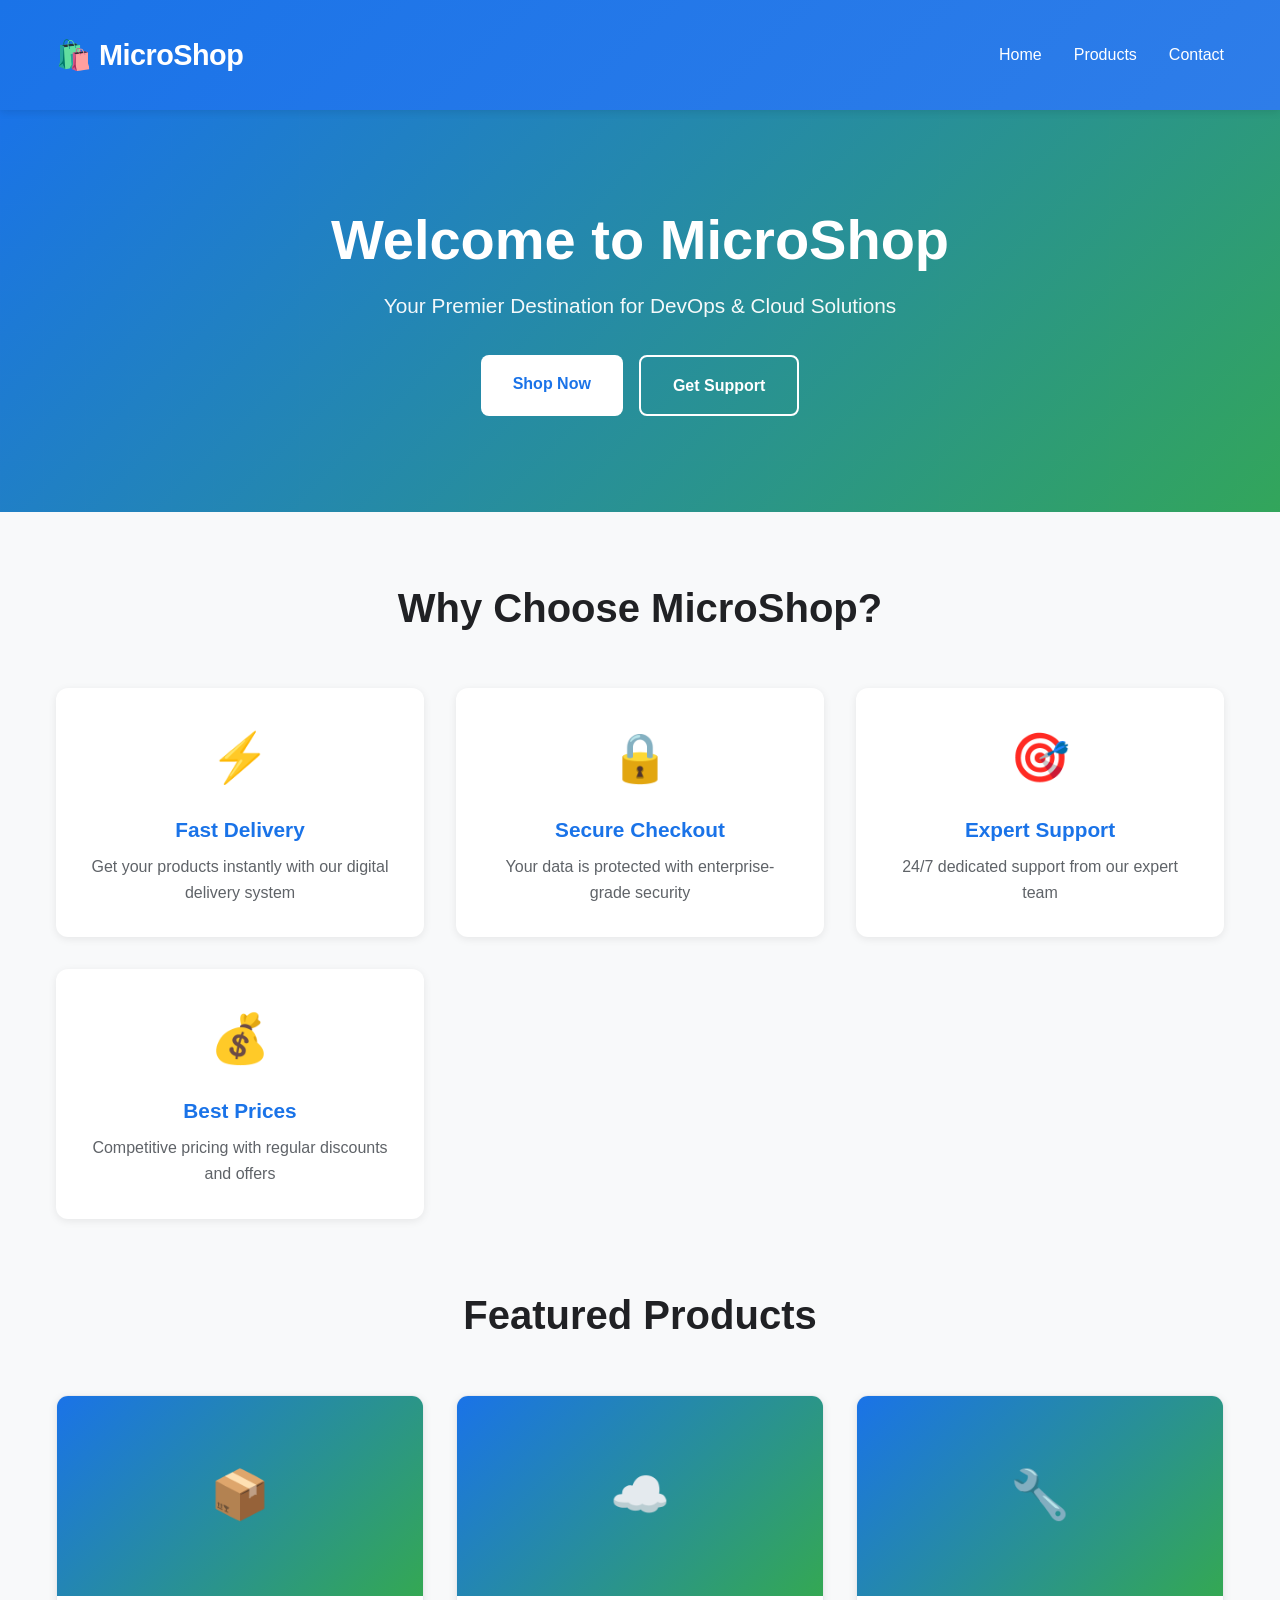
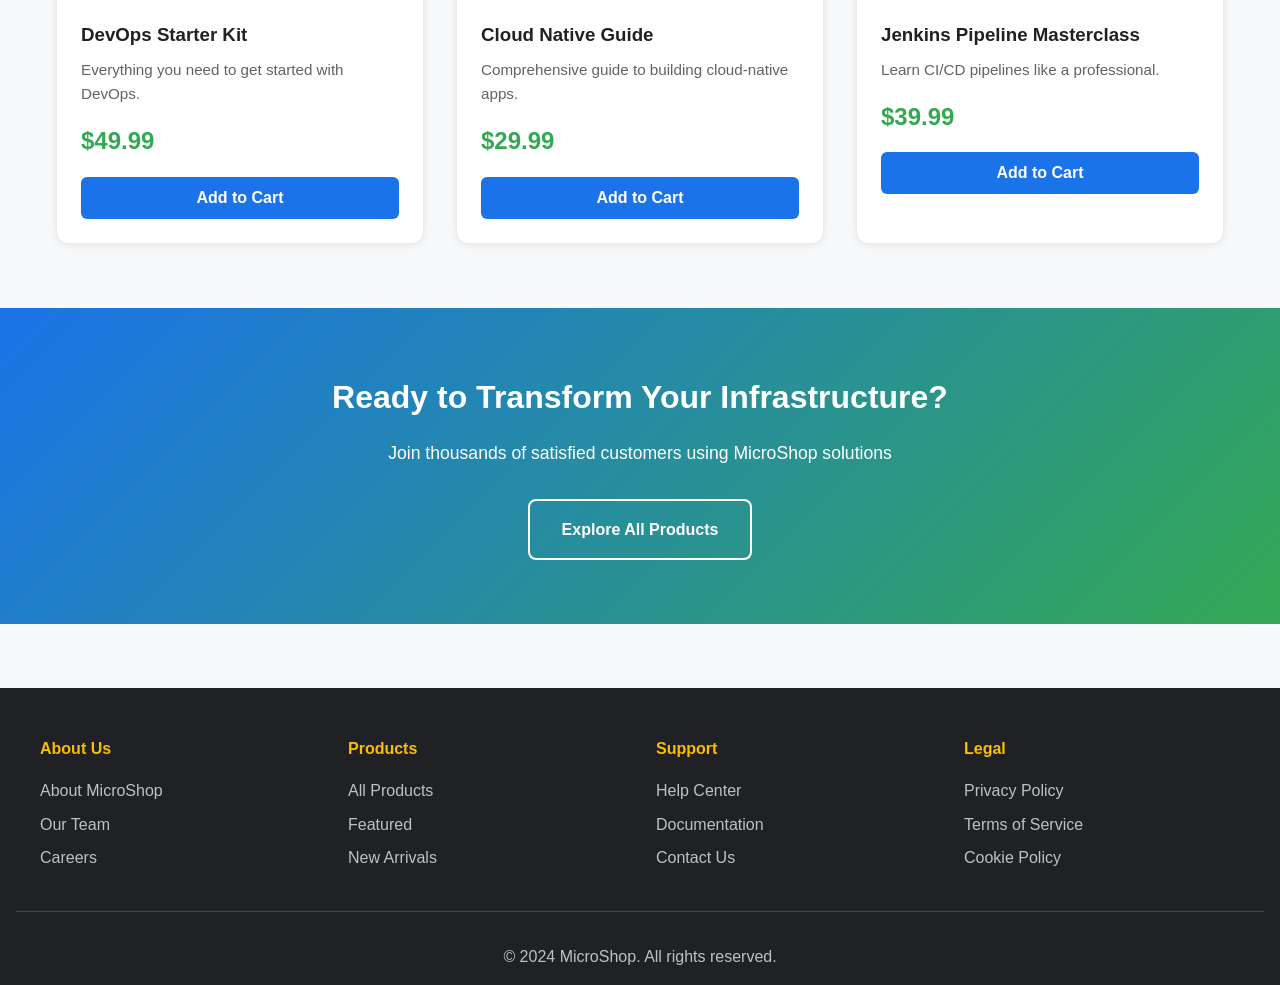
<file: src/index.html>
<!DOCTYPE html>
<html lang="en">
<head>
    <meta charset="UTF-8">
    <meta name="viewport" content="width=device-width, initial-scale=1.0">
    <title>MicroShop - Premium DevOps & Cloud Solutions</title>
    <style>
        * {
            margin: 0;
            padding: 0;
            box-sizing: border-box;
        }

        :root {
            --primary-color: #1a73e8;
            --secondary-color: #34a853;
            --accent-color: #fbbc04;
            --dark-bg: #202124;
            --light-bg: #f8f9fa;
            --text-primary: #202124;
            --text-secondary: #5f6368;
            --border-color: #e8eaed;
        }

        body {
            font-family: 'Segoe UI', Tahoma, Geneva, Verdana, sans-serif;
            background-color: var(--light-bg);
            color: var(--text-primary);
            line-height: 1.6;
        }

        /* Header & Navigation */
        header {
            background: linear-gradient(135deg, var(--primary-color) 0%, #2e7de9 100%);
            color: white;
            padding: 1rem 0;
            position: sticky;
            top: 0;
            z-index: 100;
            box-shadow: 0 2px 8px rgba(0, 0, 0, 0.1);
        }

        .header-content {
            max-width: 1200px;
            margin: 0 auto;
            padding: 1rem;
            display: flex;
            justify-content: space-between;
            align-items: center;
        }

        .logo {
            font-size: 1.8rem;
            font-weight: 700;
            letter-spacing: -0.5px;
        }

        nav {
            display: flex;
            gap: 2rem;
        }

        nav a {
            color: white;
            text-decoration: none;
            font-weight: 500;
            transition: opacity 0.3s ease;
            position: relative;
        }

        nav a:hover {
            opacity: 0.8;
        }

        nav a::after {
            content: '';
            position: absolute;
            bottom: -5px;
            left: 0;
            width: 0;
            height: 2px;
            background-color: var(--accent-color);
            transition: width 0.3s ease;
        }

        nav a:hover::after {
            width: 100%;
        }

        /* Hero Section */
        .hero {
            background: linear-gradient(135deg, rgba(26, 115, 232, 0.95) 0%, rgba(52, 168, 83, 0.95) 100%),
                        url('data:image/svg+xml,<svg xmlns="http://www.w3.org/2000/svg" viewBox="0 0 1200 600"><defs><pattern id="grid" width="40" height="40" patternUnits="userSpaceOnUse"><path d="M 40 0 L 0 0 0 40" fill="none" stroke="white" stroke-width="0.5" opacity="0.1"/></pattern></defs><rect width="1200" height="600" fill="%231a73e8"/><rect width="1200" height="600" fill="url(%23grid)"/></svg>');
            background-size: cover;
            background-position: center;
            color: white;
            padding: 6rem 1rem;
            text-align: center;
            animation: fadeInDown 0.8s ease;
        }

        .hero-content {
            max-width: 800px;
            margin: 0 auto;
        }

        .hero h1 {
            font-size: 3.5rem;
            font-weight: 700;
            margin-bottom: 1rem;
            line-height: 1.2;
        }

        .hero p {
            font-size: 1.3rem;
            margin-bottom: 2rem;
            opacity: 0.95;
        }

        .cta-buttons {
            display: flex;
            gap: 1rem;
            justify-content: center;
            flex-wrap: wrap;
        }

        .btn {
            padding: 1rem 2rem;
            border: none;
            border-radius: 8px;
            font-size: 1rem;
            font-weight: 600;
            cursor: pointer;
            text-decoration: none;
            transition: all 0.3s ease;
            display: inline-block;
        }

        .btn-primary {
            background-color: white;
            color: var(--primary-color);
        }

        .btn-primary:hover {
            transform: translateY(-2px);
            box-shadow: 0 8px 16px rgba(0, 0, 0, 0.2);
        }

        .btn-secondary {
            background-color: transparent;
            color: white;
            border: 2px solid white;
        }

        .btn-secondary:hover {
            background-color: white;
            color: var(--primary-color);
            transform: translateY(-2px);
        }

        /* Features Section */
        .features {
            max-width: 1200px;
            margin: 4rem auto;
            padding: 0 1rem;
        }

        .section-title {
            text-align: center;
            font-size: 2.5rem;
            margin-bottom: 3rem;
            color: var(--text-primary);
            font-weight: 700;
        }

        .features-grid {
            display: grid;
            grid-template-columns: repeat(auto-fit, minmax(280px, 1fr));
            gap: 2rem;
        }

        .feature-card {
            background: white;
            padding: 2rem;
            border-radius: 12px;
            text-align: center;
            box-shadow: 0 2px 8px rgba(0, 0, 0, 0.08);
            transition: all 0.3s ease;
        }

        .feature-card:hover {
            transform: translateY(-8px);
            box-shadow: 0 12px 24px rgba(0, 0, 0, 0.15);
        }

        .feature-icon {
            font-size: 3rem;
            margin-bottom: 1rem;
        }

        .feature-card h3 {
            font-size: 1.3rem;
            margin-bottom: 0.5rem;
            color: var(--primary-color);
        }

        .feature-card p {
            color: var(--text-secondary);
            line-height: 1.6;
        }

        /* Products Preview */
        .products-preview {
            max-width: 1200px;
            margin: 4rem auto;
            padding: 0 1rem;
        }

        .products-grid {
            display: grid;
            grid-template-columns: repeat(auto-fit, minmax(250px, 1fr));
            gap: 2rem;
            margin-top: 2rem;
        }

        .product-card {
            background: white;
            border-radius: 12px;
            overflow: hidden;
            box-shadow: 0 2px 8px rgba(0, 0, 0, 0.08);
            transition: all 0.3s ease;
            border: 1px solid var(--border-color);
        }

        .product-card:hover {
            transform: translateY(-8px);
            box-shadow: 0 12px 24px rgba(0, 0, 0, 0.15);
        }

        .product-image {
            width: 100%;
            height: 200px;
            background: linear-gradient(135deg, var(--primary-color), var(--secondary-color));
            display: flex;
            align-items: center;
            justify-content: center;
            font-size: 3rem;
            color: white;
        }

        .product-info {
            padding: 1.5rem;
        }

        .product-info h3 {
            color: var(--text-primary);
            margin-bottom: 0.5rem;
        }

        .product-info p {
            color: var(--text-secondary);
            font-size: 0.95rem;
            margin-bottom: 1rem;
        }

        .product-price {
            font-size: 1.5rem;
            color: var(--secondary-color);
            font-weight: 700;
            margin-bottom: 1rem;
        }

        .product-card .btn {
            width: 100%;
            padding: 0.75rem;
            background: var(--primary-color);
            color: white;
            border-radius: 6px;
        }

        .product-card .btn:hover {
            background: #1557b0;
        }

        /* Call to Action */
        .cta-section {
            background: linear-gradient(135deg, var(--primary-color), var(--secondary-color));
            color: white;
            padding: 4rem 1rem;
            text-align: center;
            margin: 4rem 0;
        }

        .cta-section h2 {
            font-size: 2rem;
            margin-bottom: 1rem;
        }

        .cta-section p {
            font-size: 1.1rem;
            margin-bottom: 2rem;
        }

        /* Footer */
        footer {
            background-color: var(--dark-bg);
            color: white;
            padding: 3rem 1rem 1rem;
        }

        .footer-content {
            max-width: 1200px;
            margin: 0 auto;
            display: grid;
            grid-template-columns: repeat(auto-fit, minmax(200px, 1fr));
            gap: 2rem;
            margin-bottom: 2rem;
        }

        .footer-section h4 {
            margin-bottom: 1rem;
            color: var(--accent-color);
        }

        .footer-section ul {
            list-style: none;
        }

        .footer-section a {
            color: #bdc1c6;
            text-decoration: none;
            display: block;
            margin-bottom: 0.5rem;
            transition: color 0.3s ease;
        }

        .footer-section a:hover {
            color: white;
        }

        .footer-bottom {
            text-align: center;
            padding-top: 2rem;
            border-top: 1px solid #424242;
            color: #bdc1c6;
        }

        /* Animations */
        @keyframes fadeInDown {
            from {
                opacity: 0;
                transform: translateY(-30px);
            }
            to {
                opacity: 1;
                transform: translateY(0);
            }
        }

        /* Responsive */
        @media (max-width: 768px) {
            .header-content {
                flex-direction: column;
                gap: 1rem;
            }

            nav {
                gap: 1rem;
            }

            .hero h1 {
                font-size: 2rem;
            }

            .hero p {
                font-size: 1rem;
            }

            .section-title {
                font-size: 1.8rem;
            }

            .cta-buttons {
                flex-direction: column;
            }

            .btn {
                width: 100%;
            }
        }
    </style>
</head>
<body>
    <header>
        <div class="header-content">
            <div class="logo">🛍️ MicroShop</div>
            <nav>
                <a href="index.html">Home</a>
                <a href="products.html">Products</a>
                <a href="contact.html">Contact</a>
            </nav>
        </div>
    </header>

    <section class="hero">
        <div class="hero-content">
            <h1>Welcome to MicroShop</h1>
            <p>Your Premier Destination for DevOps & Cloud Solutions</p>
            <div class="cta-buttons">
                <a href="products.html" class="btn btn-primary">Shop Now</a>
                <a href="contact.html" class="btn btn-secondary">Get Support</a>
            </div>
        </div>
    </section>

    <section class="features">
        <h2 class="section-title">Why Choose MicroShop?</h2>
        <div class="features-grid">
            <div class="feature-card">
                <div class="feature-icon">⚡</div>
                <h3>Fast Delivery</h3>
                <p>Get your products instantly with our digital delivery system</p>
            </div>
            <div class="feature-card">
                <div class="feature-icon">🔒</div>
                <h3>Secure Checkout</h3>
                <p>Your data is protected with enterprise-grade security</p>
            </div>
            <div class="feature-card">
                <div class="feature-icon">🎯</div>
                <h3>Expert Support</h3>
                <p>24/7 dedicated support from our expert team</p>
            </div>
            <div class="feature-card">
                <div class="feature-icon">💰</div>
                <h3>Best Prices</h3>
                <p>Competitive pricing with regular discounts and offers</p>
            </div>
        </div>
    </section>

    <section class="products-preview">
        <h2 class="section-title">Featured Products</h2>
        <div class="products-grid">
            <div class="product-card">
                <div class="product-image">📦</div>
                <div class="product-info">
                    <h3>DevOps Starter Kit</h3>
                    <p>Everything you need to get started with DevOps.</p>
                    <div class="product-price">$49.99</div>
                    <button class="btn">Add to Cart</button>
                </div>
            </div>
            <div class="product-card">
                <div class="product-image">☁️</div>
                <div class="product-info">
                    <h3>Cloud Native Guide</h3>
                    <p>Comprehensive guide to building cloud-native apps.</p>
                    <div class="product-price">$29.99</div>
                    <button class="btn">Add to Cart</button>
                </div>
            </div>
            <div class="product-card">
                <div class="product-image">🔧</div>
                <div class="product-info">
                    <h3>Jenkins Pipeline Masterclass</h3>
                    <p>Learn CI/CD pipelines like a professional.</p>
                    <div class="product-price">$39.99</div>
                    <button class="btn">Add to Cart</button>
                </div>
            </div>
        </div>
    </section>

    <section class="cta-section">
        <h2>Ready to Transform Your Infrastructure?</h2>
        <p>Join thousands of satisfied customers using MicroShop solutions</p>
        <a href="products.html" class="btn btn-secondary">Explore All Products</a>
    </section>

    <footer>
        <div class="footer-content">
            <div class="footer-section">
                <h4>About Us</h4>
                <ul>
                    <li><a href="#">About MicroShop</a></li>
                    <li><a href="#">Our Team</a></li>
                    <li><a href="#">Careers</a></li>
                </ul>
            </div>
            <div class="footer-section">
                <h4>Products</h4>
                <ul>
                    <li><a href="#">All Products</a></li>
                    <li><a href="#">Featured</a></li>
                    <li><a href="#">New Arrivals</a></li>
                </ul>
            </div>
            <div class="footer-section">
                <h4>Support</h4>
                <ul>
                    <li><a href="#">Help Center</a></li>
                    <li><a href="#">Documentation</a></li>
                    <li><a href="#">Contact Us</a></li>
                </ul>
            </div>
            <div class="footer-section">
                <h4>Legal</h4>
                <ul>
                    <li><a href="#">Privacy Policy</a></li>
                    <li><a href="#">Terms of Service</a></li>
                    <li><a href="#">Cookie Policy</a></li>
                </ul>
            </div>
        </div>
        <div class="footer-bottom">
            <p>&copy; 2024 MicroShop. All rights reserved.</p>
        </div>
    </footer>
</body>
</html>
</file>
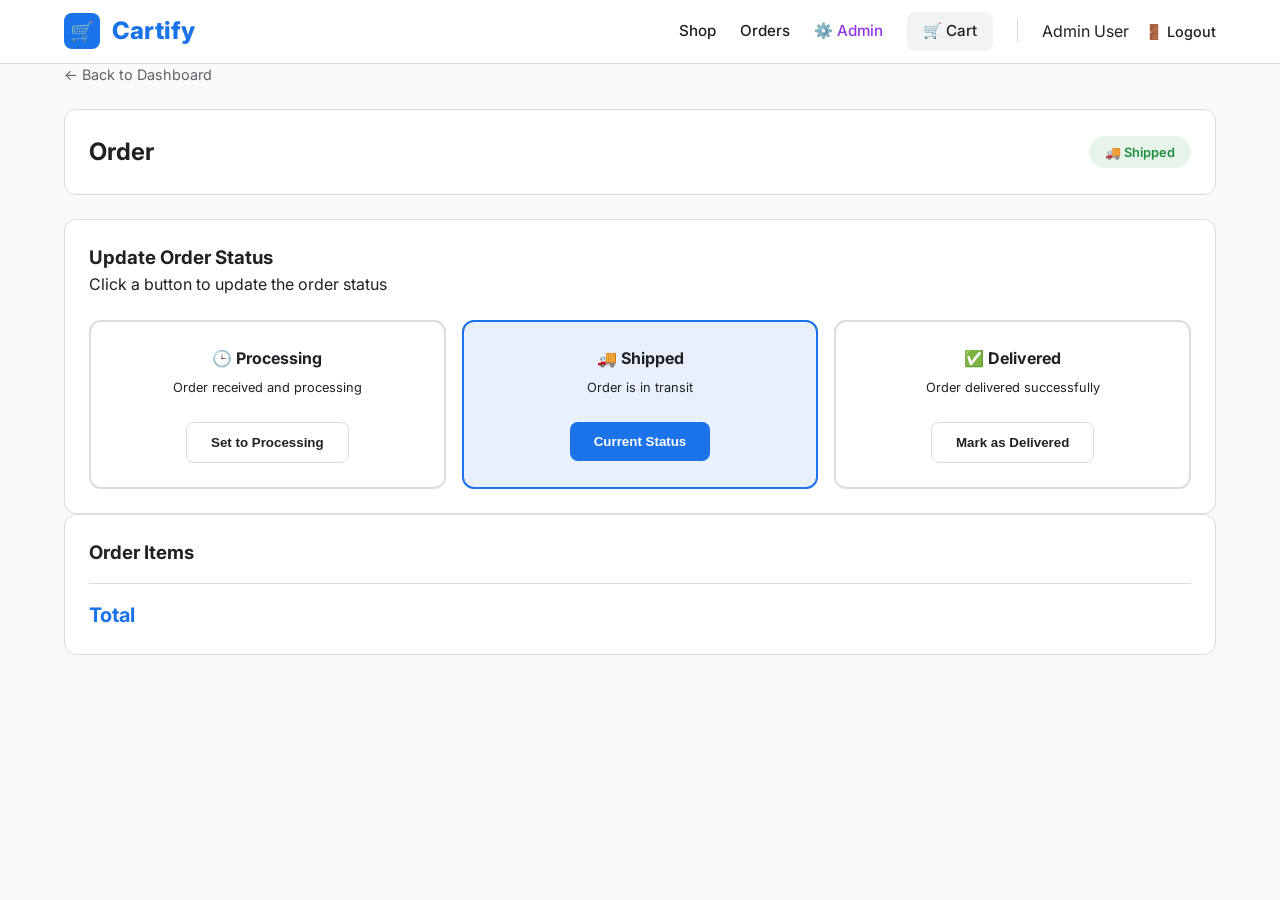
<file: src/admin-order.html>
<!DOCTYPE html>
<html lang="en">
<head>
    <meta charset="UTF-8">
    <meta name="viewport" content="width=device-width, initial-scale=1.0">
    <title>Manage Order - Cartify Admin</title>
    <link rel="stylesheet" href="style.css">
    <style>
        .status-card {
            flex: 1;
            padding: 1.5rem;
            border: 2px solid var(--border);
            border-radius: 12px;
            cursor: pointer;
            transition: var(--transition);
            text-align: center;
        }
        .status-card.active {
            border-color: var(--primary);
            background: #e8f0fe;
        }
        .status-card h4 {
            display: flex;
            align-items: center;
            justify-content: center;
            gap: 0.5rem;
            margin-bottom: 0.5rem;
        }
    </style>
</head>
<body>
    <header>
        <div class="container nav-container">
            <a href="index.html" class="logo-wrapper">
                <div class="logo-icon">🛒</div>
                <span>Cartify</span>
            </a>
            <nav>
                <a href="products.html">Shop</a>
                <a href="orders.html">Orders</a>
                <a href="admin.html" style="color: #9333ea">⚙️ Admin</a>
                <a href="cart.html" class="cart-btn">
                    🛒 Cart
                    <span class="cart-count">0</span>
                </a>
                <div class="user-profile">
                    <span class="text-muted">Admin User</span>
                    <a href="#" class="logout-btn">🚪 Logout</a>
                </div>
            </nav>
        </div>
    </header>

    <main class="container">
        <a href="admin.html" class="back-link mt-5">← Back to Dashboard</a>
        
        <div class="order-card">
            <div style="display: flex; justify-content: space-between; align-items: center">
                <div>
                    <h2 id="admin-order-id">Order</h2>
                    <p id="admin-order-date" class="text-muted"></p>
                </div>
                <div class="order-status-badge status-shipped" style="position: static">
                    🚚 Shipped
                </div>
            </div>
        </div>

        <div class="cart-card mt-3">
            <h3>Update Order Status</h3>
            <p class="text-muted mb-3">Click a button to update the order status</p>
            
            <div style="display: flex; gap: 1rem">
                <div class="status-card" data-status="Processing" onclick="updateOrderStatus('Processing')">
                    <h4>🕒 Processing</h4>
                    <p class="text-muted mb-3" style="font-size: 0.8rem">Order received and processing</p>
                    <button class="btn btn-outline w-100">Set to Processing</button>
                </div>
                <div class="status-card active" data-status="Shipped" onclick="updateOrderStatus('Shipped')">
                    <h4>🚚 Shipped</h4>
                    <p class="text-muted mb-3" style="font-size: 0.8rem">Order is in transit</p>
                    <button class="btn btn-primary w-100">Current Status</button>
                </div>
                <div class="status-card" data-status="Delivered" onclick="updateOrderStatus('Delivered')">
                    <h4>✅ Delivered</h4>
                    <p class="text-muted mb-3" style="font-size: 0.8rem">Order delivered successfully</p>
                    <button class="btn btn-outline w-100">Mark as Delivered</button>
                </div>
            </div>
        </div>

        <div class="cart-card mt-3">
            <h3>Order Items</h3>
            <div id="admin-items" class="mt-3">
                <!-- Loaded by JS -->
            </div>
            <div class="total-row mt-3">
                <span>Total</span>
                <span id="admin-total"></span>
            </div>
        </div>
    </main>

    <script src="app.js"></script>
</body>
</html>
</file>
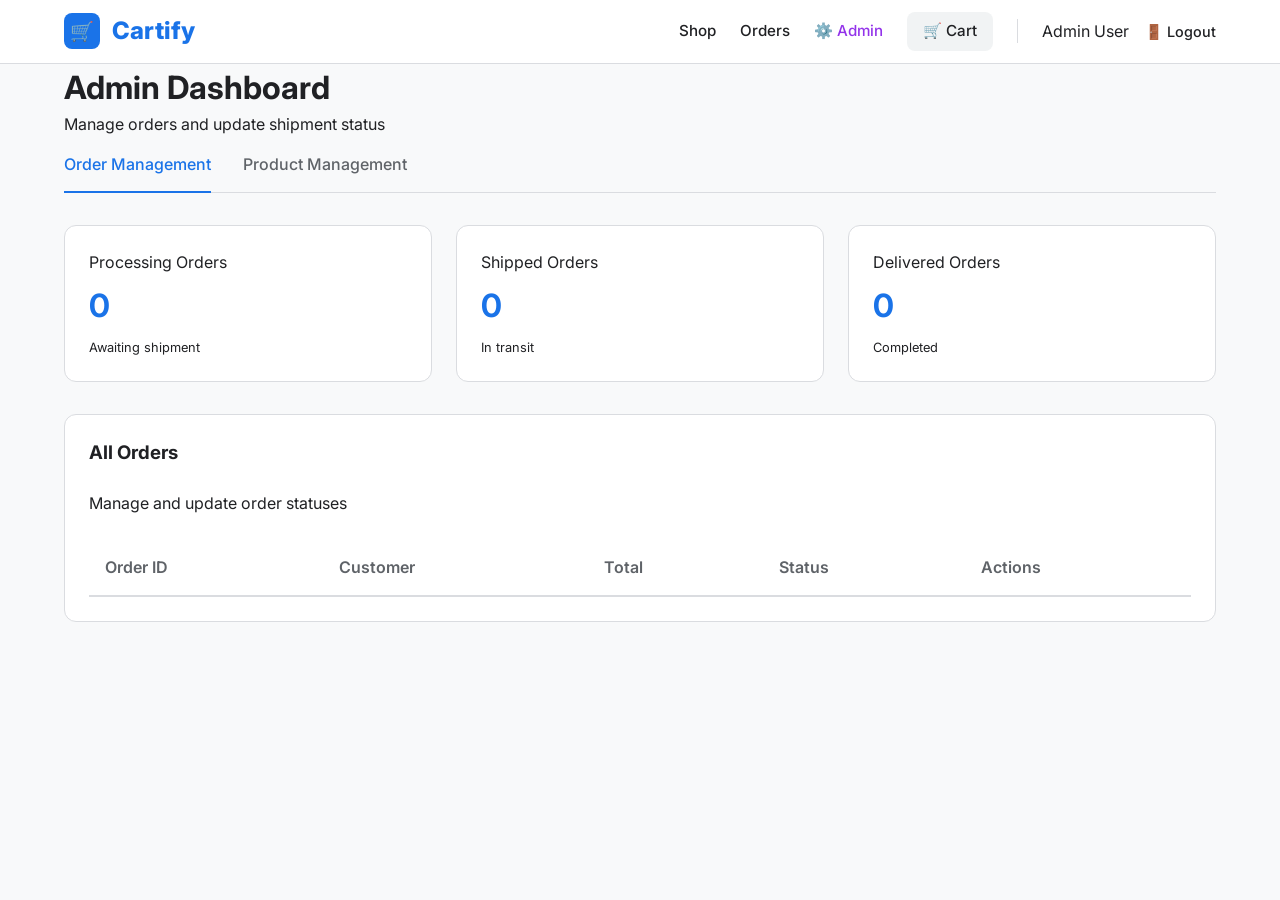
<file: src/admin.html>
<!DOCTYPE html>
<html lang="en">
<head>
    <meta charset="UTF-8">
    <meta name="viewport" content="width=device-width, initial-scale=1.0">
    <title>Admin Dashboard - Cartify</title>
    <link rel="stylesheet" href="style.css">
</head>
<body>
    <header>
        <div class="container nav-container">
            <a href="index.html" class="logo-wrapper">
                <div class="logo-icon">🛒</div>
                <span>Cartify</span>
            </a>
            <nav>
                <a href="products.html">Shop</a>
                <a href="orders.html">Orders</a>
                <a href="admin.html" style="color: #9333ea; display: flex; align-items: center; gap: 0.25rem">
                    ⚙️ Admin
                </a>
                <a href="cart.html" class="cart-btn">
                    🛒 Cart
                    <span class="cart-count">0</span>
                </a>
                <div class="user-profile">
                    <span class="text-muted">Admin User</span>
                    <a href="#" class="logout-btn">🚪 Logout</a>
                </div>
            </nav>
        </div>
    </header>

    <main class="container">
        <h1 class="mt-5">Admin Dashboard</h1>
        <p class="text-muted mb-4">Manage orders and update shipment status</p>

        <div class="admin-tabs">
            <div class="admin-tab active">Order Management</div>
            <div class="admin-tab">Product Management</div>
        </div>

        <div class="stats-grid">
            <div class="stat-card">
                <p class="text-muted">Processing Orders</p>
                <div id="stat-processing" class="stat-value">0</div>
                <p class="text-muted" style="font-size: 0.8rem">Awaiting shipment</p>
            </div>
            <div class="stat-card">
                <p class="text-muted">Shipped Orders</p>
                <div id="stat-shipped" class="stat-value">0</div>
                <p class="text-muted" style="font-size: 0.8rem">In transit</p>
            </div>
            <div class="stat-card">
                <p class="text-muted">Delivered Orders</p>
                <div id="stat-delivered" class="stat-value">0</div>
                <p class="text-muted" style="font-size: 0.8rem">Completed</p>
            </div>
        </div>

        <div class="cart-card">
            <h3 class="mb-3">All Orders</h3>
            <p class="text-muted mb-3">Manage and update order statuses</p>
            <table class="admin-table">
                <thead>
                    <tr>
                        <th>Order ID</th>
                        <th>Customer</th>
                        <th>Total</th>
                        <th>Status</th>
                        <th>Actions</th>
                    </tr>
                </thead>
                <tbody id="admin-orders-table">
                    <!-- Loaded by JS -->
                </tbody>
            </table>
        </div>
    </main>

    <script src="app.js"></script>
</body>
</html>
</file>
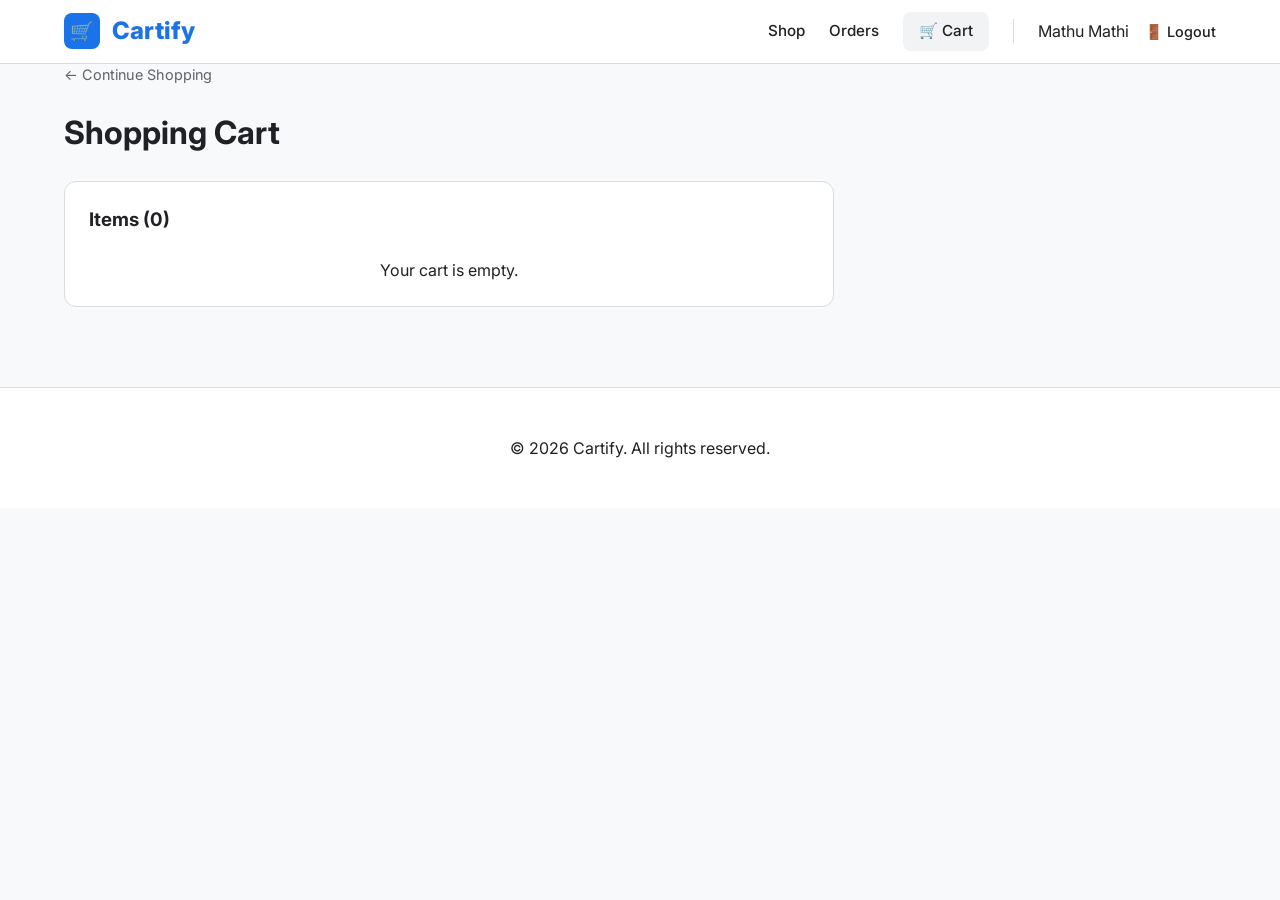
<file: src/cart.html>
<!DOCTYPE html>
<html lang="en">
<head>
    <meta charset="UTF-8">
    <meta name="viewport" content="width=device-width, initial-scale=1.0">
    <title>Shopping Cart - Cartify</title>
    <link rel="stylesheet" href="style.css">
</head>
<body>
    <header>
        <div class="container nav-container">
            <a href="index.html" class="logo-wrapper">
                <div class="logo-icon">🛒</div>
                <span>Cartify</span>
            </a>
            <nav>
                <a href="products.html">Shop</a>
                <a href="orders.html">Orders</a>
                <a href="cart.html" class="cart-btn">
                    🛒 Cart
                    <span class="cart-count">0</span>
                </a>
                <div class="user-profile">
                    <span class="text-muted">Mathu Mathi</span>
                    <a href="#" class="logout-btn">🚪 Logout</a>
                </div>
            </nav>
        </div>
    </header>

    <main class="container">
        <a href="products.html" class="back-link mt-5">← Continue Shopping</a>
        <h1 class="mb-3">Shopping Cart</h1>

        <div class="cart-layout">
            <div class="cart-card">
                <h3 id="cart-count-title" class="mb-3">Items (0)</h3>
                <div id="cart-items">
                    <!-- Loaded by JS -->
                </div>
            </div>

            <div id="order-summary" class="cart-card">
                <h3 class="mb-3">Order Summary</h3>
                <div class="summary-row">
                    <span>Subtotal</span>
                    <span id="subtotal">$0.00</span>
                </div>
                <div class="summary-row">
                    <span>Tax (8%)</span>
                    <span id="tax">$0.00</span>
                </div>
                <div class="summary-row">
                    <span>Shipping</span>
                    <span id="shipping">$0.00</span>
                </div>
                <div class="total-row summary-row">
                    <span>Total</span>
                    <span id="total">$0.00</span>
                </div>
                <button onclick="processCheckout()" class="btn btn-primary checkout-btn">Proceed to Checkout</button>
                <button onclick="clearCart()" class="clear-cart-btn">Clear Cart</button>
            </div>
        </div>
    </main>

    <footer>
        <div class="container">
            <p>&copy; 2026 Cartify. All rights reserved.</p>
        </div>
    </footer>

    <script src="app.js"></script>
</body>
</html>
</file>
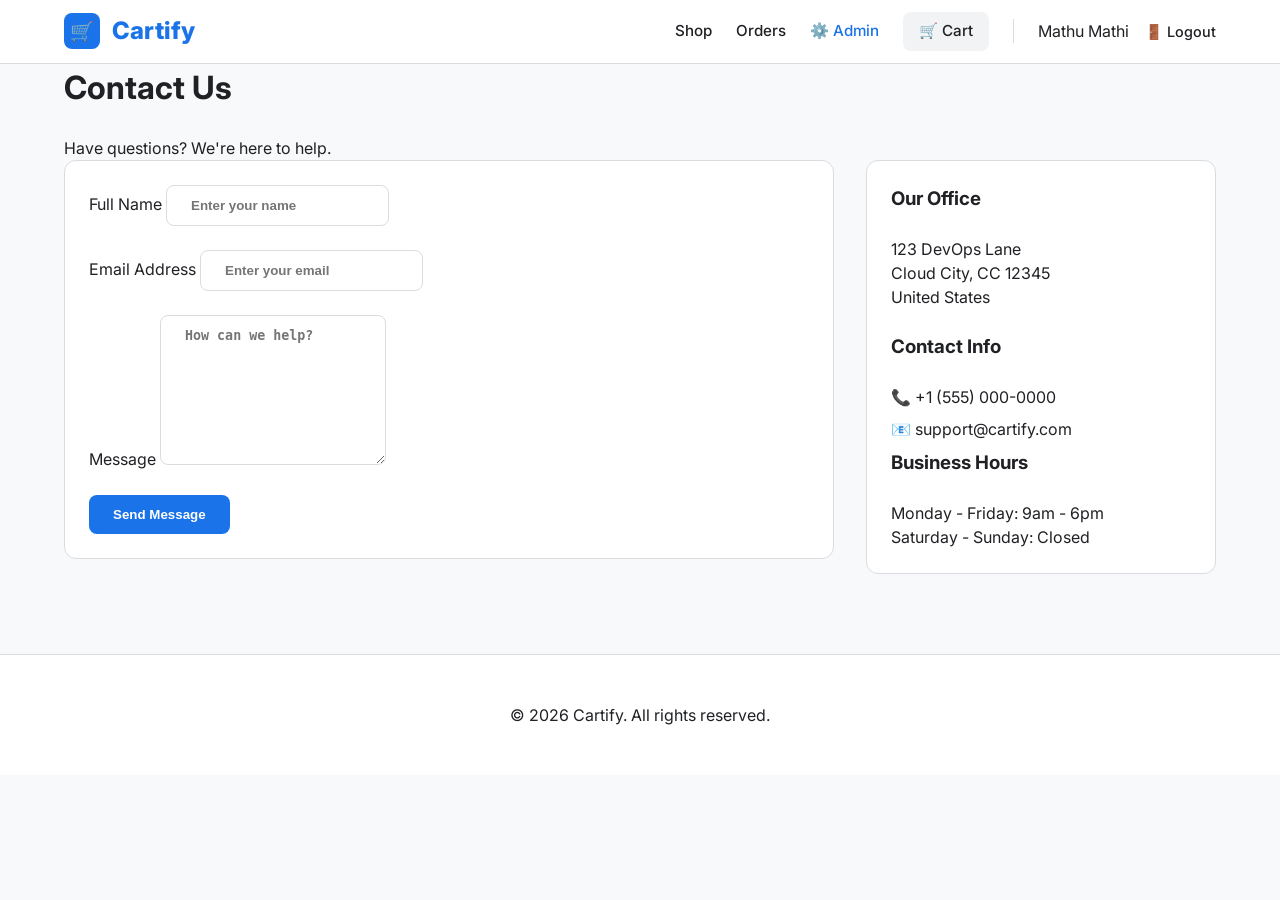
<file: src/contact.html>
<!DOCTYPE html>
<html lang="en">
<head>
    <meta charset="UTF-8">
    <meta name="viewport" content="width=device-width, initial-scale=1.0">
    <title>Contact Us - Cartify</title>
    <link rel="stylesheet" href="style.css">
</head>
<body>
    <header>
        <div class="container nav-container">
            <a href="index.html" class="logo-wrapper">
                <div class="logo-icon">🛒</div>
                <span>Cartify</span>
            </a>
            <nav>
                <a href="products.html">Shop</a>
                <a href="orders.html">Orders</a>
                <a href="admin.html" class="text-primary">⚙️ Admin</a>
                <a href="cart.html" class="cart-btn">
                    🛒 Cart
                    <span class="cart-count">0</span>
                </a>
                <div class="user-profile">
                    <span class="text-muted">Mathu Mathi</span>
                    <a href="#" class="logout-btn">🚪 Logout</a>
                </div>
            </nav>
        </div>
    </header>

    <main class="container">
        <h1 class="mt-5 mb-3">Contact Us</h1>
        <p class="text-muted mb-4">Have questions? We're here to help.</p>

        <div class="cart-layout">
            <div class="cart-card">
                <form id="contact-form" onsubmit="event.preventDefault(); alert('Message sent successfully!');">
                    <div class="mb-3">
                        <label class="text-muted mb-1 d-block">Full Name</label>
                        <input type="text" class="btn btn-outline w-100 text-left" style="text-align: left; cursor: text" placeholder="Enter your name" required>
                    </div>
                    <div class="mb-3">
                        <label class="text-muted mb-1 d-block">Email Address</label>
                        <input type="email" class="btn btn-outline w-100 text-left" style="text-align: left; cursor: text" placeholder="Enter your email" required>
                    </div>
                    <div class="mb-3">
                        <label class="text-muted mb-1 d-block">Message</label>
                        <textarea class="btn btn-outline w-100 text-left" style="text-align: left; cursor: text; min-height: 150px" placeholder="How can we help?" required></textarea>
                    </div>
                    <button type="submit" class="btn btn-primary w-100">Send Message</button>
                </form>
            </div>

            <div class="cart-card">
                <h3 class="mb-3">Our Office</h3>
                <p class="text-muted mb-3">
                    123 DevOps Lane<br>
                    Cloud City, CC 12345<br>
                    United States
                </p>
                <h3 class="mb-3">Contact Info</h3>
                <p class="text-muted mb-1">📞 +1 (555) 000-0000</p>
                <p class="text-muted mb-1">📧 support@cartify.com</p>
                
                <div class="mt-4">
                    <h3 class="mb-3">Business Hours</h3>
                    <p class="text-muted">Monday - Friday: 9am - 6pm</p>
                    <p class="text-muted">Saturday - Sunday: Closed</p>
                </div>
            </div>
        </div>
    </main>

    <footer>
        <div class="container">
            <p>&copy; 2026 Cartify. All rights reserved.</p>
        </div>
    </footer>

    <script src="app.js"></script>
</body>
</html>
</file>
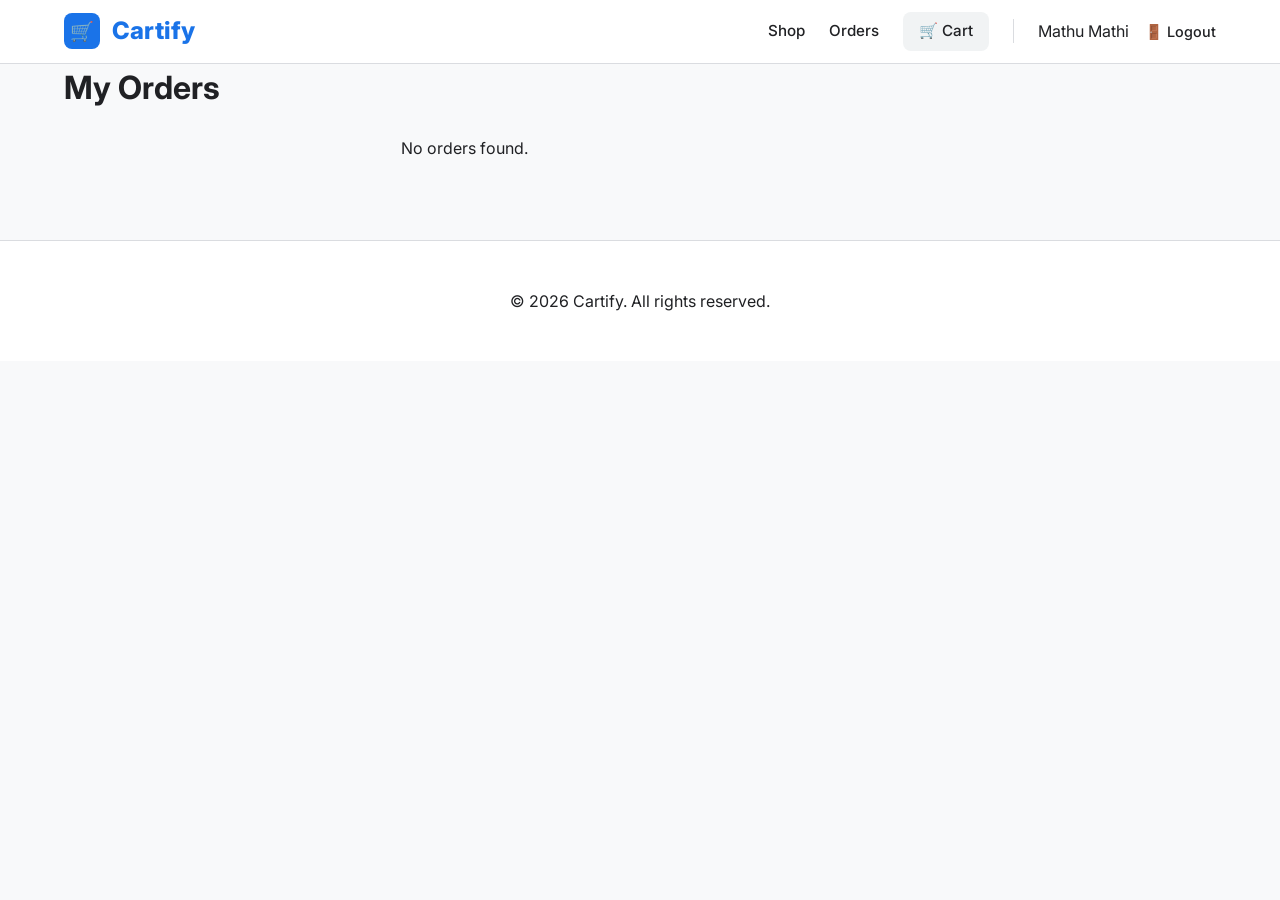
<file: src/orders.html>
<!DOCTYPE html>
<html lang="en">
<head>
    <meta charset="UTF-8">
    <meta name="viewport" content="width=device-width, initial-scale=1.0">
    <title>My Orders - Cartify</title>
    <link rel="stylesheet" href="style.css">
</head>
<body>
    <header>
        <div class="container nav-container">
            <a href="index.html" class="logo-wrapper">
                <div class="logo-icon">🛒</div>
                <span>Cartify</span>
            </a>
            <nav>
                <a href="products.html">Shop</a>
                <a href="orders.html">Orders</a>
                <a href="cart.html" class="cart-btn">
                    🛒 Cart
                    <span class="cart-count">0</span>
                </a>
                <div class="user-profile">
                    <span class="text-muted">Mathu Mathi</span>
                    <a href="#" class="logout-btn">🚪 Logout</a>
                </div>
            </nav>
        </div>
    </header>

    <main class="container">
        <h1 class="mt-5 mb-3">My Orders</h1>
        <div id="orders-list" style="max-width: 800px">
            <!-- Loaded by JS -->
        </div>
    </main>

    <footer>
        <div class="container">
            <p>&copy; 2026 Cartify. All rights reserved.</p>
        </div>
    </footer>

    <script src="app.js"></script>
</body>
</html>
</file>
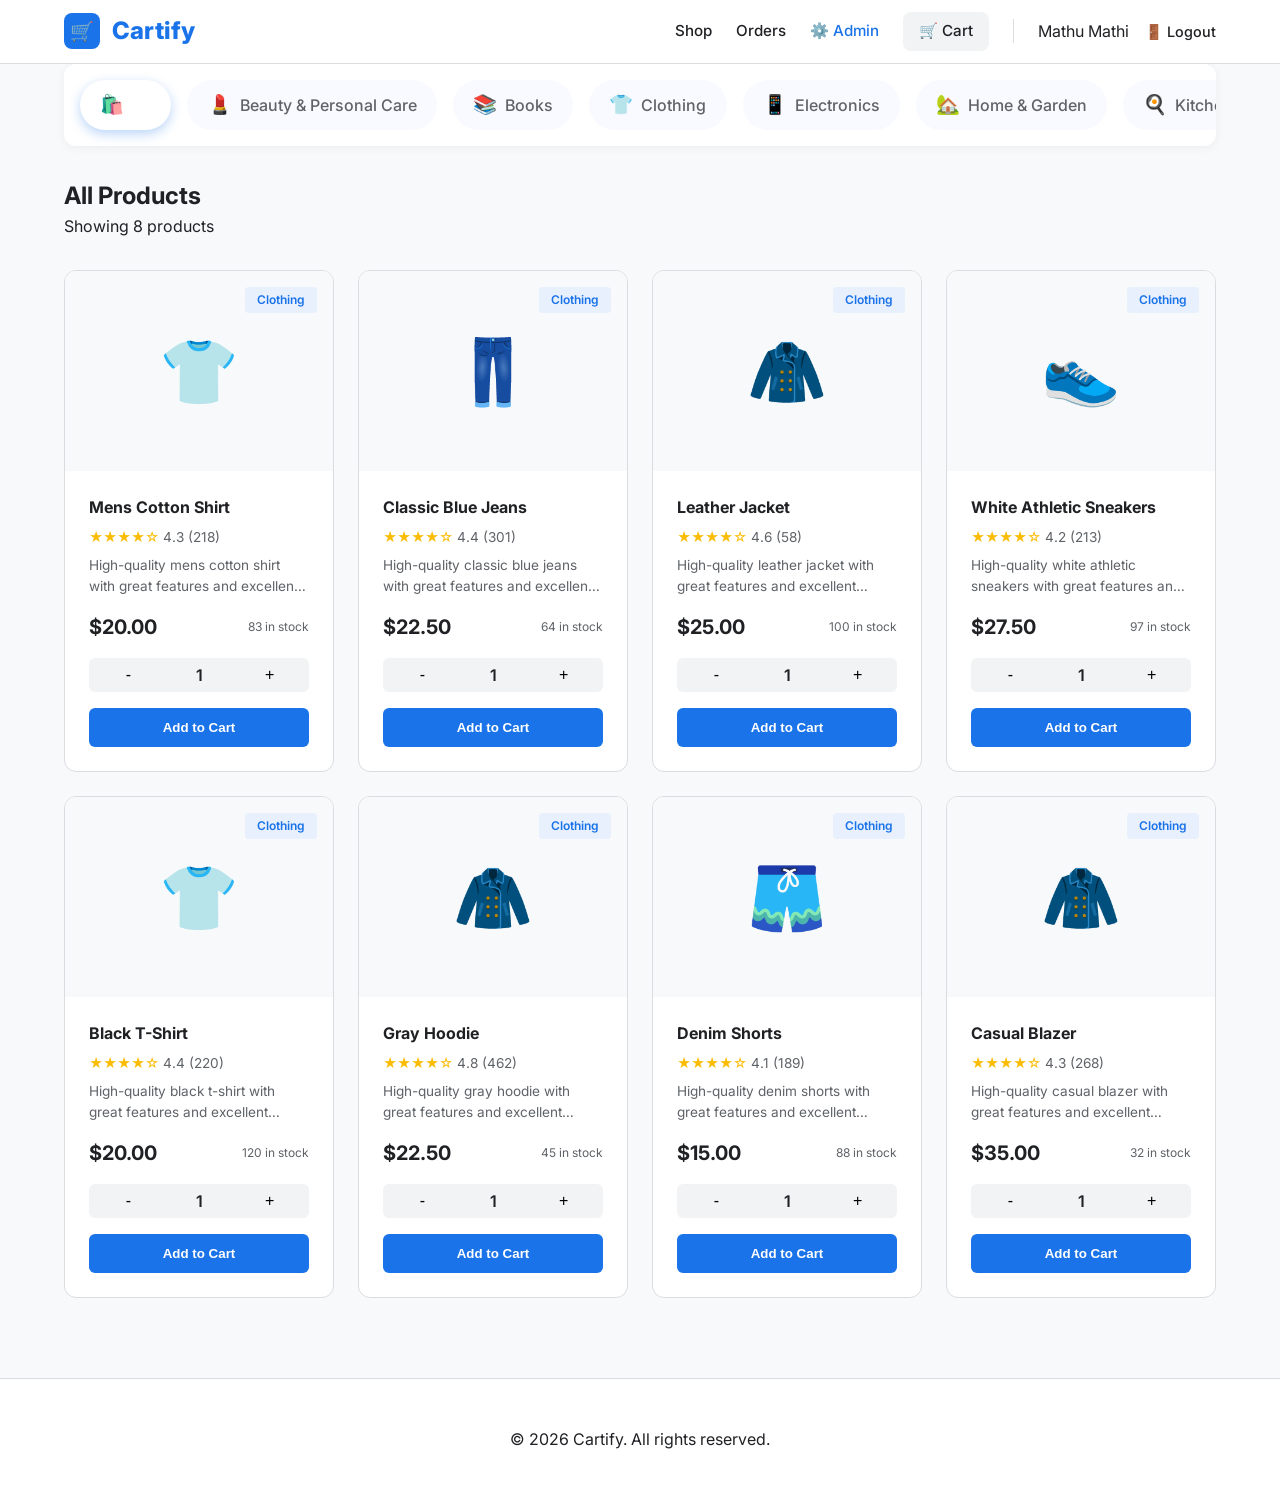
<file: src/products.html>
<!DOCTYPE html>
<html lang="en">
<head>
    <meta charset="UTF-8">
    <meta name="viewport" content="width=device-width, initial-scale=1.0">
    <title>Products - Cartify</title>
    <link rel="stylesheet" href="style.css">
</head>
<body>
    <header>
        <div class="container nav-container">
            <a href="index.html" class="logo-wrapper">
                <div class="logo-icon">🛒</div>
                <span>Cartify</span>
            </a>
            <nav>
                <a href="products.html">Shop</a>
                <a href="orders.html">Orders</a>
                <a href="admin.html" class="text-primary">⚙️ Admin</a>
                <a href="cart.html" class="cart-btn">
                    🛒 Cart
                    <span class="cart-count">0</span>
                </a>
                <div class="user-profile">
                    <span class="text-muted">Mathu Mathi</span>
                    <a href="#" class="logout-btn">🚪 Logout</a>
                </div>
            </nav>
        </div>
    </header>

    <main class="container">
        <div class="category-nav-wrapper mt-5">
            <div id="shop-categories" class="shop-category-list">
                <!-- Loaded by JS -->
            </div>
        </div>

        <div class="section-header mt-4">
            <h2 id="category-title">All Products</h2>
            <p class="text-muted" id="product-count-text">Showing items</p>
        </div>

        <div id="product-grid" class="product-grid">
            <!-- Loaded by JS -->
        </div>
    </main>

    <footer>
        <div class="container">
            <p>&copy; 2026 Cartify. All rights reserved.</p>
        </div>
    </footer>

    <script src="app.js"></script>
</body>
</html>
</file>
<file: src/style.css>
/* Cartify - Premium Ecommerce Design System */
@import url('https://fonts.googleapis.com/css2?family=Inter:wght@300;400;500;600;700&display=swap');

:root {
    --primary: #1a73e8;
    --primary-hover: #1557b0;
    --secondary: #34a853;
    --accent: #fbbc04;
    --bg-light: #f8f9fa;
    --bg-white: #ffffff;
    --text-main: #202124;
    --text-muted: #5f6368;
    --border: #dadce0;
    --shadow-sm: 0 1px 3px rgba(0,0,0,0.12), 0 1px 2px rgba(0,0,0,0.24);
    --shadow-md: 0 4px 6px -1px rgba(0,0,0,0.1), 0 2px 4px -1px rgba(0,0,0,0.06);
    --radius: 12px;
    --transition: all 0.3s cubic-bezier(0.4, 0, 0.2, 1);
}

* {
    margin: 0;
    padding: 0;
    box-sizing: border-box;
}

body {
    font-family: 'Inter', sans-serif;
    background-color: var(--bg-light);
    color: var(--text-main);
    line-height: 1.5;
    -webkit-font-smoothing: antialiased;
}

/* Layout */
.container {
    max-width: 1200px;
    margin: 0 auto;
    padding: 0 1.5rem;
}

/* Header */
header {
    background-color: var(--bg-white);
    border-bottom: 1px solid var(--border);
    position: sticky;
    top: 0;
    z-index: 1000;
    padding: 0.75rem 0;
}

.nav-container {
    display: flex;
    justify-content: space-between;
    align-items: center;
}

.logo-wrapper {
    display: flex;
    align-items: center;
    gap: 0.75rem;
    text-decoration: none;
    color: var(--primary);
    font-weight: 800;
    font-size: 1.5rem;
}

.logo-icon {
    background-color: var(--primary);
    color: white;
    width: 36px;
    height: 36px;
    display: flex;
    align-items: center;
    justify-content: center;
    border-radius: 8px;
    font-size: 1.2rem;
}

nav {
    display: flex;
    align-items: center;
    gap: 1.5rem;
}

nav a {
    text-decoration: none;
    color: var(--text-main);
    font-weight: 500;
    font-size: 0.95rem;
    transition: var(--transition);
}

nav a:hover {
    color: var(--primary);
}

.cart-btn {
    display: flex;
    align-items: center;
    gap: 0.5rem;
    background: #f1f3f4;
    padding: 0.5rem 1rem;
    border-radius: 8px;
    position: relative;
}

.cart-count {
    background-color: #d93025;
    color: white;
    font-size: 0.7rem;
    padding: 2px 6px;
    border-radius: 10px;
    position: absolute;
    top: -5px;
    right: -5px;
    font-weight: 700;
}

.user-profile {
    display: flex;
    align-items: center;
    gap: 1rem;
    padding-left: 1.5rem;
    border-left: 1px solid var(--border);
}

.logout-btn {
    display: flex;
    align-items: center;
    gap: 0.4rem;
    color: var(--text-main);
    text-decoration: none;
    font-size: 0.9rem;
}

/* Hero Section */
.hero-banner {
    background: linear-gradient(135deg, #1a73e8 0%, #4285f4 100%);
    color: white;
    padding: 4rem 0;
    margin-bottom: 3rem;
}

.hero-content h1 {
    font-size: 3rem;
    font-weight: 700;
    margin-bottom: 1rem;
}

.hero-content p {
    font-size: 1.2rem;
    opacity: 0.9;
}

/* Categories */
.section-header {
    margin-bottom: 2rem;
}

.category-grid {
    display: grid;
    grid-template-columns: repeat(auto-fill, minmax(260px, 1fr));
    gap: 1.5rem;
}

.category-card {
    background: var(--bg-white);
    padding: 2.5rem 1.5rem;
    border-radius: var(--radius);
    text-align: center;
    border: 1px solid var(--border);
    transition: var(--transition);
    cursor: pointer;
    text-decoration: none;
    color: inherit;
}

.category-card:hover {
    transform: translateY(-5px);
    box-shadow: var(--shadow-md);
    border-color: var(--primary);
}

.category-icon {
    font-size: 2.5rem;
    margin-bottom: 1.5rem;
    display: block;
}

.category-card h3 {
    font-size: 1.1rem;
    margin-bottom: 0.4rem;
}

.category-card span {
    font-size: 0.85rem;
    color: var(--text-muted);
}

/* Product Cards */
.product-grid {
    display: grid;
    grid-template-columns: repeat(auto-fill, minmax(240px, 1fr));
    gap: 1.5rem;
}

.product-card {
    background: var(--bg-white);
    border-radius: var(--radius);
    border: 1px solid var(--border);
    overflow: hidden;
    transition: var(--transition);
}

.product-card:hover {
    box-shadow: var(--shadow-md);
}

.product-img-wrapper {
    height: 200px;
    background: #f8f9fa;
    display: flex;
    align-items: center;
    justify-content: center;
    position: relative;
}

.product-img-wrapper img {
    max-width: 80%;
    max-height: 80%;
    object-fit: contain;
}

.category-tag {
    position: absolute;
    top: 1rem;
    right: 1rem;
    background: #e8f0fe;
    color: var(--primary);
    padding: 0.25rem 0.75rem;
    border-radius: 4px;
    font-size: 0.75rem;
    font-weight: 600;
}

.product-info {
    padding: 1.5rem;
}

.product-info h3 {
    font-size: 1rem;
    margin-bottom: 0.5rem;
}

.rating {
    color: #fbbc04;
    font-size: 0.85rem;
    margin-bottom: 0.5rem;
    display: flex;
    align-items: center;
    gap: 0.25rem;
}

.rating span {
    color: var(--text-muted);
}

.product-desc {
    font-size: 0.85rem;
    color: var(--text-muted);
    margin-bottom: 1rem;
    display: -webkit-box;
    -webkit-line-clamp: 2;
    -webkit-box-orient: vertical;
    overflow: hidden;
}

.product-footer {
    display: flex;
    flex-direction: column;
    gap: 1rem;
}

.price-stock {
    display: flex;
    justify-content: space-between;
    align-items: center;
}

.price {
    font-weight: 700;
    font-size: 1.25rem;
}

.stock {
    font-size: 0.75rem;
    color: var(--text-muted);
}

.qty-control {
    display: flex;
    align-items: center;
    background: #f1f3f4;
    border-radius: 6px;
    width: 100%;
}

.qty-control button {
    background: none;
    border: none;
    padding: 0.5rem;
    cursor: pointer;
    font-size: 1rem;
    flex: 1;
}

.qty-control span {
    flex: 1;
    text-align: center;
    font-weight: 600;
}

.add-btn {
    background-color: var(--primary);
    color: white;
    border: none;
    padding: 0.75rem;
    border-radius: 6px;
    font-weight: 600;
    cursor: pointer;
    transition: var(--transition);
}

.add-btn:hover {
    background-color: var(--primary-hover);
}

/* Cart Page */
.cart-layout {
    display: grid;
    grid-template-columns: 1fr 350px;
    gap: 2rem;
    align-items: start;
}

.cart-card {
    background: var(--bg-white);
    border-radius: var(--radius);
    border: 1px solid var(--border);
    padding: 1.5rem;
}

.cart-item {
    display: flex;
    gap: 1.5rem;
    padding: 1.5rem 0;
    border-bottom: 1px solid var(--border);
}

.cart-item:last-child {
    border-bottom: none;
}

.cart-item-img {
    width: 100px;
    height: 100px;
    background: #f8f9fa;
    border-radius: 8px;
    display: flex;
    align-items: center;
    justify-content: center;
}

.cart-item-info {
    flex: 1;
}

.cart-item-header {
    display: flex;
    justify-content: space-between;
    margin-bottom: 0.5rem;
}

.remove-btn {
    color: #d93025;
    background: none;
    border: none;
    cursor: pointer;
    display: flex;
    align-items: center;
    gap: 0.25rem;
    font-size: 0.9rem;
}

.summary-row {
    display: flex;
    justify-content: space-between;
    margin-bottom: 1rem;
}

.total-row {
    border-top: 1px solid var(--border);
    padding-top: 1rem;
    margin-top: 1rem;
    font-size: 1.25rem;
    font-weight: 700;
    color: var(--primary);
}

.checkout-btn {
    width: 100%;
    margin-top: 1.5rem;
}

.clear-cart-btn {
    width: 100%;
    margin-top: 0.75rem;
    background: none;
    border: 1px solid var(--border);
    color: var(--text-main);
    padding: 0.75rem;
    border-radius: 6px;
    cursor: pointer;
}

/* Orders Page */
.order-card {
    background: var(--bg-white);
    border-radius: var(--radius);
    border: 1px solid var(--border);
    padding: 1.5rem;
    margin-bottom: 1.5rem;
    position: relative;
}

.order-status-badge {
    position: absolute;
    top: 1.5rem;
    right: 1.5rem;
    padding: 0.4rem 1rem;
    border-radius: 20px;
    font-size: 0.8rem;
    font-weight: 600;
    display: flex;
    align-items: center;
    gap: 0.4rem;
}

.status-processing { background: #fff4e5; color: #b76e00; }
.status-shipped { background: #e6f4ea; color: #1e8e3e; }
.status-delivered { background: #f1f3f4; color: #5f6368; }

.view-details-btn {
    width: 100%;
    text-align: center;
    padding: 0.75rem;
    background: #f1f3f4;
    border-radius: 6px;
    text-decoration: none;
    color: var(--text-main);
    display: block;
    margin-top: 1rem;
    font-weight: 500;
}

/* Tracking Steps */
.tracking-steps {
    display: flex;
    justify-content: space-between;
    margin: 3rem 0;
    position: relative;
}

.tracking-steps::before {
    content: '';
    position: absolute;
    top: 20px;
    left: 10%;
    right: 10%;
    height: 2px;
    background: var(--border);
    z-index: 1;
}

.step {
    position: relative;
    z-index: 2;
    text-align: center;
    width: 80px;
}

.step-icon {
    width: 40px;
    height: 40px;
    background: var(--bg-white);
    border: 2px solid var(--border);
    border-radius: 50%;
    display: flex;
    align-items: center;
    justify-content: center;
    margin: 0 auto 0.5rem;
    font-weight: 700;
}

.step.active .step-icon {
    background: var(--primary);
    color: white;
    border-color: var(--primary);
}

.step.completed .step-icon {
    background: var(--primary);
    color: white;
    border-color: var(--primary);
}

.step-label {
    font-size: 0.8rem;
    color: var(--text-muted);
}

.step.active .step-label {
    color: var(--text-main);
    font-weight: 600;
}

/* Admin Dashboard */
.admin-tabs {
    display: flex;
    gap: 2rem;
    border-bottom: 1px solid var(--border);
    margin-bottom: 2rem;
}

.admin-tab {
    padding: 1rem 0;
    cursor: pointer;
    font-weight: 500;
    color: var(--text-muted);
    position: relative;
}

.admin-tab.active {
    color: var(--primary);
}

.admin-tab.active::after {
    content: '';
    position: absolute;
    bottom: -1px;
    left: 0;
    width: 100%;
    height: 2px;
    background: var(--primary);
}

.stats-grid {
    display: grid;
    grid-template-columns: repeat(3, 1fr);
    gap: 1.5rem;
    margin-bottom: 2rem;
}

.stat-card {
    background: var(--bg-white);
    padding: 1.5rem;
    border-radius: var(--radius);
    border: 1px solid var(--border);
}

.stat-value {
    font-size: 2rem;
    font-weight: 700;
    color: var(--primary);
    margin: 0.5rem 0;
}

.admin-table {
    width: 100%;
    border-collapse: collapse;
}

.admin-table th {
    text-align: left;
    padding: 1rem;
    border-bottom: 2px solid var(--border);
    font-weight: 600;
    color: var(--text-muted);
}

.admin-table td {
    padding: 1rem;
    border-bottom: 1px solid var(--border);
}

.manage-btn {
    background: #f1f3f4;
    padding: 0.4rem 1rem;
    border-radius: 4px;
    text-decoration: none;
    color: var(--text-main);
    font-size: 0.85rem;
}

/* Shop Category Filter */
.category-nav-wrapper {
    background: white;
    padding: 1rem;
    border-radius: 12px;
    box-shadow: 0 2px 10px rgba(0,0,0,0.05);
    margin-bottom: 2rem;
    overflow-x: auto;
}

.shop-category-list {
    display: flex;
    gap: 1rem;
    min-width: max-content;
}

.shop-cat-item {
    display: flex;
    align-items: center;
    gap: 0.5rem;
    padding: 0.6rem 1.2rem;
    border-radius: 50px;
    background: #f8faff;
    color: var(--text-muted);
    text-decoration: none;
    font-weight: 500;
    transition: all 0.2s ease;
    border: 1px solid transparent;
}

.shop-cat-item:hover {
    background: #eef4ff;
    color: var(--primary-color);
}

.shop-cat-item.active {
    background: var(--primary-color);
    color: white;
    box-shadow: 0 4px 12px rgba(26, 115, 232, 0.3);
}

.shop-cat-item span {
    font-size: 1.2rem;
}

/* Buttons */
.btn {
    display: inline-block;
    padding: 0.75rem 1.5rem;
    border-radius: 8px;
    font-weight: 600;
    text-decoration: none;
    cursor: pointer;
    transition: var(--transition);
    border: none;
    text-align: center;
}

.btn-primary {
    background-color: var(--primary);
    color: white;
}

.btn-primary:hover {
    background-color: var(--primary-hover);
}

.btn-outline {
    background: none;
    border: 1px solid var(--border);
    color: var(--text-main);
}

.btn-outline:hover {
    background: #f1f3f4;
}

.back-link {
    display: flex;
    align-items: center;
    gap: 0.5rem;
    text-decoration: none;
    color: var(--text-muted);
    font-size: 0.9rem;
    margin-bottom: 1.5rem;
}

/* Footer */
footer {
    margin-top: 5rem;
    padding: 3rem 0;
    background: var(--bg-white);
    border-top: 1px solid var(--border);
    text-align: center;
}

/* Utilities */
.mb-1 { margin-bottom: 0.5rem; }
.mb-2 { margin-bottom: 1rem; }
.mb-3 { margin-bottom: 1.5rem; }
.text-center { text-align: center; }
.text-primary { color: var(--primary); }
</file>
